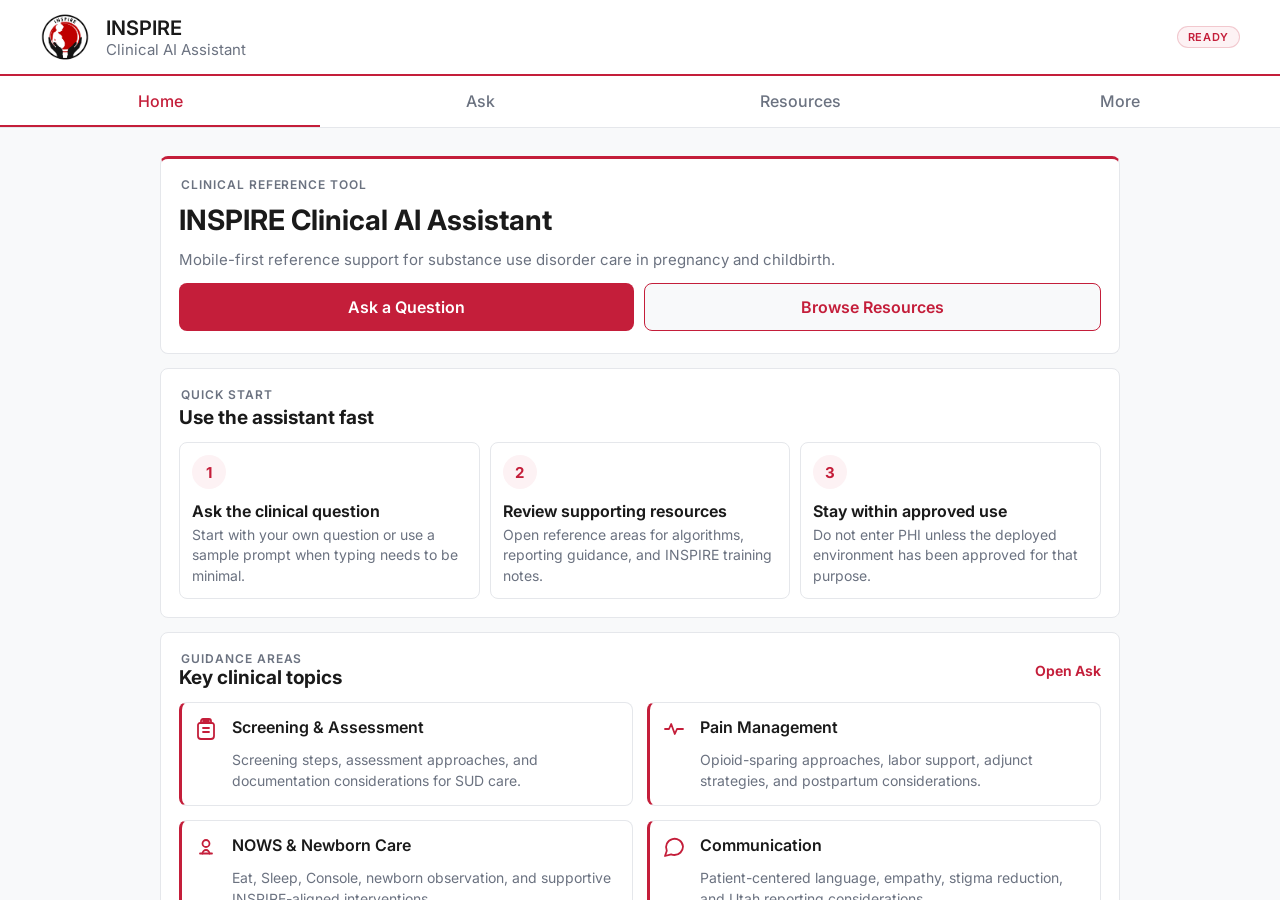
<file: index.html>
<!doctype html>
<html lang="en">
<head>
  <meta charset="utf-8" />
  <meta name="viewport" content="width=device-width, initial-scale=1, viewport-fit=cover" />
  <title>INSPIRE Clinical AI Assistant</title>
  <meta name="description" content="Project INSPIRE Clinical AI Assistant reference interface for substance use disorder care in pregnancy and childbirth." />
  <link rel="preconnect" href="https://fonts.googleapis.com" />
  <link rel="preconnect" href="https://fonts.gstatic.com" crossorigin />
  <link href="https://fonts.googleapis.com/css2?family=Inter:wght@300;400;500;600;700;800&display=swap" rel="stylesheet" />
  <link rel="stylesheet" href="styles.css" />
</head>
<body>
  <div class="app-shell">

    <!-- HEADER -->
    <header class="app-header">
      <div class="app-header__logo">
        <img src="Assets/logo_INSPIRE%202.png" alt="Project INSPIRE logo" class="logo-image" id="brandLogo" />
        <div class="logo-fallback" aria-hidden="true">I</div>
      </div>
      <div class="app-header__brand">
        <span class="app-header__name">INSPIRE</span>
        <span class="app-header__sub">Clinical AI Assistant</span>
      </div>
      <div class="app-header__badge">READY</div>
    </header>

    <!-- TOP TAB NAV -->
    <nav class="top-tabs" aria-label="Main navigation">
      <button class="tab-btn is-active" type="button" data-view="home">Home</button>
      <button class="tab-btn" type="button" data-view="ask">Ask</button>
      <button class="tab-btn" type="button" data-view="resources">Resources</button>
      <button class="tab-btn" type="button" data-view="more">More</button>
    </nav>

    <!-- CONTENT BODY -->
    <div class="app-body">

      <!-- HOME PANEL -->
      <section class="view-panel" id="view-home" data-view-panel="home">
        <div class="panel-scroll">
          <section class="home-intro" aria-labelledby="homeIntroTitle">
            <p class="section-label">Clinical Reference Tool</p>
            <h1 id="homeIntroTitle">INSPIRE Clinical AI Assistant</h1>
            <p class="home-intro__copy">Mobile-first reference support for substance use disorder care in pregnancy and childbirth.</p>
            <div class="home-actions">
              <button class="btn-primary" type="button" data-jump-view="ask">Ask a Question</button>
              <button class="btn-outline" type="button" data-jump-view="resources">Browse Resources</button>
            </div>
          </section>

          <section class="linear-section" aria-labelledby="workflowTitle">
            <div class="section-heading">
              <p class="section-label">Quick Start</p>
              <h2 id="workflowTitle">Use the assistant fast</h2>
            </div>
            <div class="workflow-list">
              <article class="workflow-step">
                <span class="workflow-step__number">1</span>
                <div>
                  <h3>Ask the clinical question</h3>
                  <p>Start with your own question or use a sample prompt when typing needs to be minimal.</p>
                </div>
              </article>
              <article class="workflow-step">
                <span class="workflow-step__number">2</span>
                <div>
                  <h3>Review supporting resources</h3>
                  <p>Open reference areas for algorithms, reporting guidance, and INSPIRE training notes.</p>
                </div>
              </article>
              <article class="workflow-step">
                <span class="workflow-step__number">3</span>
                <div>
                  <h3>Stay within approved use</h3>
                  <p>Do not enter PHI unless the deployed environment has been approved for that purpose.</p>
                </div>
              </article>
            </div>
          </section>

          <section class="linear-section" aria-labelledby="guidanceTitle">
            <div class="section-heading section-heading--row">
              <div>
                <p class="section-label">Guidance Areas</p>
                <h2 id="guidanceTitle">Key clinical topics</h2>
              </div>
              <button class="text-link" type="button" data-jump-view="ask">Open Ask</button>
            </div>
            <div class="feature-grid" id="featureGrid"></div>
          </section>

          <div class="clinical-note">
            <p class="section-label">Approved Use Reminder</p>
            <p id="homePrivacyCopy"></p>
          </div>
        </div>
      </section>

      <!-- ASK PANEL -->
      <section class="view-panel view-panel--ask" id="view-ask" data-view-panel="ask" hidden>
        <div class="ask-scroll">
          <section class="ask-intro" aria-labelledby="askIntroTitle">
            <p class="section-label">Assistant</p>
            <h1 id="askIntroTitle">Your SUD care assistant for pregnancy and childbirth</h1>
            <p>Ask about screening, pain management, NOWS interventions, Utah laws and policies, patient-centered communication, or a Project INSPIRE scenario.</p>
          </section>

          <div class="chat-thread" id="chatThread">
            <article class="bubble bubble--assistant">
              <p>Ask a focused clinical question. The answer area is ready for the AI vendor connection while this interface remains consistent for learners and clinicians.</p>
            </article>
          </div>

          <form class="composer" id="assistantComposer">
            <label class="composer-label" for="assistantInput">Question for the AI assistant</label>
            <textarea
              id="assistantInput"
              name="assistantInput"
              rows="4"
              placeholder="Type your clinical question..."
            ></textarea>
            <div class="composer-footer">
              <span class="char-count" id="characterCount">0 chars</span>
              <button class="btn-primary composer-send" type="submit" id="sendButton" disabled>Send</button>
            </div>
          </form>

          <section class="prompt-library" aria-labelledby="promptLibraryTitle">
            <div class="section-heading">
              <p class="section-label">Example Questions</p>
              <h2 id="promptLibraryTitle">Tap to preload</h2>
            </div>
            <div class="chip-rail" id="promptList"></div>
          </section>
        </div>
      </section>

      <!-- RESOURCES PANEL -->
      <section class="view-panel view-panel--resources" id="view-resources" data-view-panel="resources" hidden>
        <div class="sticky-search">
          <svg viewBox="0 0 24 24" fill="none" stroke="currentColor" stroke-width="2" stroke-linecap="round" stroke-linejoin="round" aria-hidden="true"><circle cx="11" cy="11" r="8"/><path d="m21 21-4.35-4.35"/></svg>
          <label class="sr-only" for="resourceSearch">Search resources</label>
          <input type="search" id="resourceSearch" placeholder="Search resources" />
        </div>
        <div class="list-body" id="resourceList"></div>
        <p class="empty-state" id="resourceEmptyState" hidden>No resources match that search.</p>
      </section>

      <!-- MORE PANEL -->
      <section class="view-panel" id="view-more" data-view-panel="more" hidden>
        <div class="panel-scroll">
          <p class="section-label">Quick Access</p>
          <div class="list-rows" id="quickAccess"></div>
          <div class="compliance-block">
            <p class="section-label">Privacy &amp; Compliance</p>
            <p class="compliance-text" id="privacyCopy"></p>
          </div>
        </div>
      </section>

    </div><!-- .app-body -->
  </div><!-- .app-shell -->

  <script src="app.js" defer></script>
</body>
</html>
</file>
<file: styles.css>
/* ============================================================
   INSPIRE Clinical AI Assistant — styles.css
   Mobile-first, no-scroll shell with top-tab navigation
   ============================================================ */

/* ---------- Design Tokens ---------- */
:root {
  --brand:       #c41e3a;
  --brand-soft:  #fdf2f4;
  --brand-mid:   rgba(196, 30, 58, 0.12);
  --text:        #1a1a1a;
  --muted:       #6b7280;
  --border:      #e5e7eb;
  --surface:     #ffffff;
  --bg:          #f8f9fa;
  --radius:      8px;
  --header-h:    64px;
  --tabs-h:      46px;
  --font:        'Inter', system-ui, -apple-system, sans-serif;
}

/* ---------- Reset ---------- */
*, *::before, *::after { box-sizing: border-box; margin: 0; padding: 0; }
html, body {
  height: 100%;
  overflow: hidden;
  font-family: var(--font);
  font-size: 16px;
  color: var(--text);
  background: #fff;
  -webkit-text-size-adjust: 100%;
}
button, input, textarea, select { font: inherit; color: inherit; }
button { cursor: pointer; border: none; background: none; }
img { max-width: 100%; display: block; }
.sr-only {
  position: absolute; width: 1px; height: 1px;
  padding: 0; margin: -1px; overflow: hidden;
  clip: rect(0,0,0,0); white-space: nowrap; border: 0;
}

/* ---------- App Shell ---------- */
.app-shell {
  display: flex;
  flex-direction: column;
  height: 100%;
  height: 100dvh;
  background: #fff;
}

/* ---------- Header ---------- */
.app-header {
  height: var(--header-h);
  flex-shrink: 0;
  display: flex;
  align-items: center;
  padding: 0 16px;
  gap: 12px;
  background: #fff;
  border-bottom: 2.5px solid var(--brand);
}
.app-header__logo {
  position: relative;
  width: 44px;
  height: 44px;
  flex-shrink: 0;
}
.logo-image {
  width: 44px;
  height: 44px;
  border-radius: 50%;
  object-fit: cover;
}
.logo-fallback {
  display: none;
  width: 44px;
  height: 44px;
  border-radius: 50%;
  background: var(--brand);
  color: #fff;
  font-size: 20px;
  font-weight: 700;
  align-items: center;
  justify-content: center;
}
.logo-image.is-hidden { display: none; }
.logo-image.is-hidden ~ .logo-fallback { display: flex; }
.app-header__brand {
  flex: 1;
  display: flex;
  flex-direction: column;
  gap: 1px;
  min-width: 0;
}
.app-header__name {
  font-size: 18px;
  font-weight: 600;
  color: var(--text);
  line-height: 1.2;
}
.app-header__sub {
  font-size: 14px;
  color: var(--muted);
  line-height: 1.2;
  white-space: nowrap;
  overflow: hidden;
  text-overflow: ellipsis;
}
.app-header__badge {
  flex-shrink: 0;
  font-size: 11px;
  font-weight: 600;
  letter-spacing: 0.06em;
  color: var(--brand);
  background: var(--brand-soft);
  border: 1px solid rgba(196, 30, 58, 0.2);
  border-radius: 20px;
  padding: 3px 10px;
}

/* ---------- Top Tabs ---------- */
.top-tabs {
  height: var(--tabs-h);
  flex-shrink: 0;
  display: flex;
  background: #fff;
  border-bottom: 1px solid var(--border);
}
.tab-btn {
  flex: 1;
  height: 100%;
  font-size: 15px;
  font-weight: 500;
  color: var(--muted);
  background: none;
  border: none;
  border-bottom: 2.5px solid transparent;
  padding: 0 4px;
  transition: color 0.15s, border-color 0.15s;
}
.tab-btn.is-active {
  color: var(--brand);
  border-bottom-color: var(--brand);
}

/* ---------- App Body ---------- */
.app-body {
  flex: 1;
  position: relative;
  overflow: hidden;
  background: var(--bg);
}

/* ---------- View Panels ---------- */
.view-panel {
  position: absolute;
  inset: 0;
  overflow: hidden;
  display: flex;
  flex-direction: column;
  background: var(--bg);
}
.view-panel[hidden] { display: none; }

/* Scrollable inner for Home & More */
.panel-scroll {
  flex: 1;
  overflow-y: auto;
  -webkit-overflow-scrolling: touch;
  scrollbar-width: none;
  padding: 16px;
  display: flex;
  flex-direction: column;
  gap: 14px;
}
.panel-scroll::-webkit-scrollbar { display: none; }

/* ---------- Home: Linear Clinical Layout ---------- */
.home-intro,
.linear-section,
.clinical-note {
  background: #fff;
  border: 1px solid var(--border);
  border-radius: var(--radius);
  padding: 16px;
}
.home-intro {
  display: flex;
  flex-direction: column;
  gap: 12px;
  border-top: 3px solid var(--brand);
}
.home-intro h1,
.ask-intro h1 {
  font-size: 24px;
  line-height: 1.15;
  font-weight: 700;
  color: var(--text);
}
.home-intro__copy,
.ask-intro p,
.clinical-note p:last-child {
  font-size: 15px;
  line-height: 1.55;
  color: var(--muted);
}
.section-heading {
  display: flex;
  flex-direction: column;
  gap: 4px;
  margin-bottom: 12px;
}
.section-heading--row {
  flex-direction: row;
  align-items: center;
  justify-content: space-between;
  gap: 12px;
}
.section-heading h2 {
  font-size: 19px;
  line-height: 1.25;
  font-weight: 700;
  color: var(--text);
}
.workflow-list {
  display: flex;
  flex-direction: column;
  gap: 10px;
}
.workflow-step {
  display: grid;
  grid-template-columns: 34px 1fr;
  gap: 12px;
  padding: 12px;
  border: 1px solid var(--border);
  border-radius: var(--radius);
  background: #fff;
}
.workflow-step__number {
  display: flex;
  align-items: center;
  justify-content: center;
  width: 34px;
  height: 34px;
  border-radius: 50%;
  background: var(--brand-soft);
  color: var(--brand);
  font-size: 15px;
  font-weight: 700;
}
.workflow-step h3 {
  font-size: 16px;
  line-height: 1.3;
  font-weight: 650;
  color: var(--text);
}
.workflow-step p {
  margin-top: 3px;
  font-size: 14px;
  line-height: 1.45;
  color: var(--muted);
}
.text-link {
  flex-shrink: 0;
  color: var(--brand);
  font-size: 14px;
  font-weight: 650;
}

/* ---------- Section Labels ---------- */
.section-label {
  font-size: 12px;
  font-weight: 600;
  letter-spacing: 0.08em;
  text-transform: uppercase;
  color: var(--muted);
  padding: 0 2px;
}

/* ---------- HOME: Feature Grid ---------- */
.feature-grid {
  display: grid;
  grid-template-columns: 1fr;
  gap: 10px;
}
.feature-card {
  background: #fff;
  border-radius: var(--radius);
  border: 1px solid var(--border);
  border-left: 3px solid var(--brand);
  padding: 14px 12px;
  display: grid;
  grid-template-columns: 28px 1fr;
  gap: 8px 10px;
}
.feature-icon {
  width: 24px;
  height: 24px;
  color: var(--brand);
  flex-shrink: 0;
}
.feature-icon svg {
  width: 24px;
  height: 24px;
}
.feature-card h3 {
  font-size: 16px;
  font-weight: 600;
  line-height: 1.3;
  color: var(--text);
}
.feature-card p {
  grid-column: 2;
  font-size: 14px;
  color: var(--muted);
  line-height: 1.5;
}

/* ---------- HOME: Action Buttons ---------- */
.home-actions {
  display: flex;
  flex-direction: column;
  gap: 10px;
  padding-bottom: 4px;
}
.btn-primary {
  display: flex;
  align-items: center;
  justify-content: center;
  min-height: 48px;
  padding: 12px 20px;
  background: var(--brand);
  color: #fff;
  font-size: 16px;
  font-weight: 600;
  border-radius: var(--radius);
  border: none;
  cursor: pointer;
}
.btn-primary:disabled { opacity: 0.45; cursor: default; }
.btn-outline {
  display: flex;
  align-items: center;
  justify-content: center;
  min-height: 48px;
  padding: 12px 20px;
  background: var(--bg);
  color: var(--brand);
  font-size: 16px;
  font-weight: 600;
  border-radius: var(--radius);
  border: 1.5px solid var(--brand);
  cursor: pointer;
}

/* ---------- ASK PANEL ---------- */
.view-panel--ask {
  background: var(--bg);
}
.ask-scroll {
  flex: 1;
  overflow-y: auto;
  -webkit-overflow-scrolling: touch;
  scrollbar-width: none;
  padding: 16px;
  display: flex;
  flex-direction: column;
  gap: 14px;
}
.ask-scroll::-webkit-scrollbar { display: none; }
.ask-intro,
.prompt-library {
  background: #fff;
  border: 1px solid var(--border);
  border-radius: var(--radius);
  padding: 16px;
}
.ask-intro {
  display: flex;
  flex-direction: column;
  gap: 8px;
  border-top: 3px solid var(--brand);
}

/* Chip rail */
.chip-rail {
  flex-shrink: 0;
  display: flex;
  overflow-x: auto;
  -webkit-overflow-scrolling: touch;
  scrollbar-width: none;
  gap: 8px;
  padding: 2px 0 4px;
  background: #fff;
}
.chip-btn {
  flex-shrink: 0;
  background: var(--brand-soft);
  border: 1px solid rgba(196, 30, 58, 0.2);
  border-radius: 20px;
  color: var(--brand);
  font-size: 14px;
  font-weight: 500;
  padding: 8px 12px;
  cursor: pointer;
  white-space: nowrap;
  min-height: 38px;
}
.chip-btn:active { background: var(--brand-mid); }

/* Chat thread */
.chat-thread {
  min-height: 104px;
  overflow-y: auto;
  -webkit-overflow-scrolling: touch;
  scrollbar-width: none;
  padding: 0;
  display: flex;
  flex-direction: column;
  gap: 12px;
}
.chat-thread::-webkit-scrollbar { display: none; }
.bubble {
  max-width: 100%;
  padding: 12px 14px;
  border-radius: var(--radius);
  font-size: 15px;
  line-height: 1.5;
}
.bubble--assistant {
  background: #fff;
  border: 1px solid var(--border);
  align-self: flex-start;
}
.bubble--user {
  background: var(--brand);
  color: #fff;
  align-self: flex-end;
}

/* Composer */
.composer {
  flex-shrink: 0;
  background: #fff;
  border: 1px solid var(--border);
  border-radius: var(--radius);
  padding: 14px;
  display: flex;
  flex-direction: column;
  gap: 8px;
}
.composer-label {
  font-size: 14px;
  font-weight: 650;
  color: var(--text);
}
.composer textarea {
  width: 100%;
  resize: vertical;
  border: 1px solid var(--border);
  border-radius: var(--radius);
  padding: 10px 12px;
  font-size: 16px;
  line-height: 1.5;
  background: var(--bg);
  outline: none;
  min-height: 104px;
}
.composer textarea:focus { border-color: var(--brand); background: #fff; }
.composer-footer {
  display: flex;
  align-items: center;
  justify-content: space-between;
  gap: 10px;
}
.char-count {
  font-size: 13px;
  color: var(--muted);
}
.composer-send {
  min-width: 72px;
  padding: 10px 18px;
  min-height: 44px;
  font-size: 16px;
}

/* ---------- RESOURCES PANEL ---------- */
.view-panel--resources {
  background: var(--bg);
}
.sticky-search {
  flex-shrink: 0;
  display: flex;
  align-items: center;
  gap: 10px;
  height: 46px;
  background: #fff;
  border-bottom: 1px solid var(--border);
  padding: 0 14px;
}
.sticky-search svg {
  width: 18px;
  height: 18px;
  color: var(--muted);
  flex-shrink: 0;
}
.sticky-search input {
  flex: 1;
  border: none;
  background: var(--bg);
  font-size: 16px;
  outline: none;
  color: var(--text);
}
.sticky-search input::placeholder { color: var(--muted); }
.list-body {
  flex: 1;
  overflow-y: auto;
  -webkit-overflow-scrolling: touch;
  scrollbar-width: none;
  background: var(--bg);
}
.list-body::-webkit-scrollbar { display: none; }

/* ---------- List Rows ---------- */
.list-row {
  display: flex;
  align-items: center;
  gap: 14px;
  background: #fff;
  padding: 14px 16px;
  border-bottom: 1px solid var(--border);
  cursor: pointer;
  min-height: 64px;
  text-align: left;
  width: 100%;
  border-radius: 0;
  border-left: none;
  border-right: none;
}
.list-row:first-child { border-top: 1px solid var(--border); }
.list-row:active { background: var(--bg); }
.list-row__icon {
  width: 22px;
  height: 22px;
  flex-shrink: 0;
  color: var(--brand);
}
.list-row__icon svg { width: 22px; height: 22px; }
.list-row__copy { flex: 1; min-width: 0; }
.list-row__title {
  font-size: 16px;
  font-weight: 500;
  color: var(--text);
  line-height: 1.3;
}
.list-row__subtitle {
  font-size: 14px;
  color: var(--muted);
  line-height: 1.4;
  margin-top: 2px;
}
.list-row__chevron {
  flex-shrink: 0;
  width: 18px;
  height: 18px;
  color: var(--muted);
  opacity: 0.5;
}
.list-row__chevron svg { width: 18px; height: 18px; }

.list-section-label {
  font-size: 12px;
  font-weight: 600;
  letter-spacing: 0.08em;
  text-transform: uppercase;
  color: var(--muted);
  padding: 14px 16px 6px;
  background: var(--bg);
}

/* ---------- MORE PANEL ---------- */
.list-rows { /* direct parent of .list-row items */ }
.compliance-block { margin-top: 8px; }
.compliance-text {
  font-size: 16px;
  color: var(--muted);
  line-height: 1.6;
  padding: 8px 4px 4px;
}

/* ---------- Empty State ---------- */
.empty-state {
  font-size: 16px;
  color: var(--muted);
  text-align: center;
  padding: 40px 20px;
}

/* ---------- Tablet (640px+) ---------- */
@media (min-width: 640px) {
  :root { --header-h: 70px; --tabs-h: 50px; }
  .app-header { padding: 0 24px; gap: 16px; }
  .app-header__logo { width: 50px; height: 50px; }
  .logo-image { width: 50px; height: 50px; }
  .app-header__name { font-size: 20px; }
  .app-header__sub { font-size: 15px; }
  .tab-btn { font-size: 16px; }
  .panel-scroll { padding: 20px 24px; }
  .feature-grid { grid-template-columns: 1fr 1fr; gap: 14px; }
  .home-intro,
  .linear-section,
  .clinical-note,
  .ask-intro,
  .prompt-library { padding: 18px; }
  .home-intro h1,
  .ask-intro h1 { font-size: 28px; }
  .workflow-list { display: grid; grid-template-columns: repeat(3, 1fr); }
  .workflow-step { grid-template-columns: 1fr; }
  .home-actions { flex-direction: row; }
  .home-actions .btn-primary,
  .home-actions .btn-outline { flex: 1; }
  .ask-scroll { padding: 20px 24px; }
  .chip-rail { padding: 2px 0 4px; }
  .chat-thread { padding: 0; }
  .composer { padding: 18px; }
  .sticky-search { height: 52px; padding: 0 20px; }
  .list-row { padding: 16px 20px; }
  .list-section-label { padding: 16px 20px 8px; }
}

/* ---------- Desktop (1024px+) ---------- */
@media (min-width: 1024px) {
  :root { --header-h: 76px; --tabs-h: 52px; }
  .app-header { padding: 0 40px; }
  .panel-scroll { padding: 28px 40px; max-width: 1040px; width: 100%; align-self: center; }
  .ask-scroll { padding: 28px 40px; max-width: 1040px; width: 100%; align-self: center; }
  .chat-thread { padding: 0; }
  .composer { padding: 20px; }
  .sticky-search { padding: 0 40px; }
  .list-body, .list-rows {
    max-width: 880px;
    margin: 0 auto;
    width: 100%;
    display: block;
  }
  .list-section-label { padding-left: 0; padding-right: 0; max-width: 880px; margin: 0 auto; width: 100%; display: block; }
  .empty-state { padding: 60px 40px; }
}
</file>
